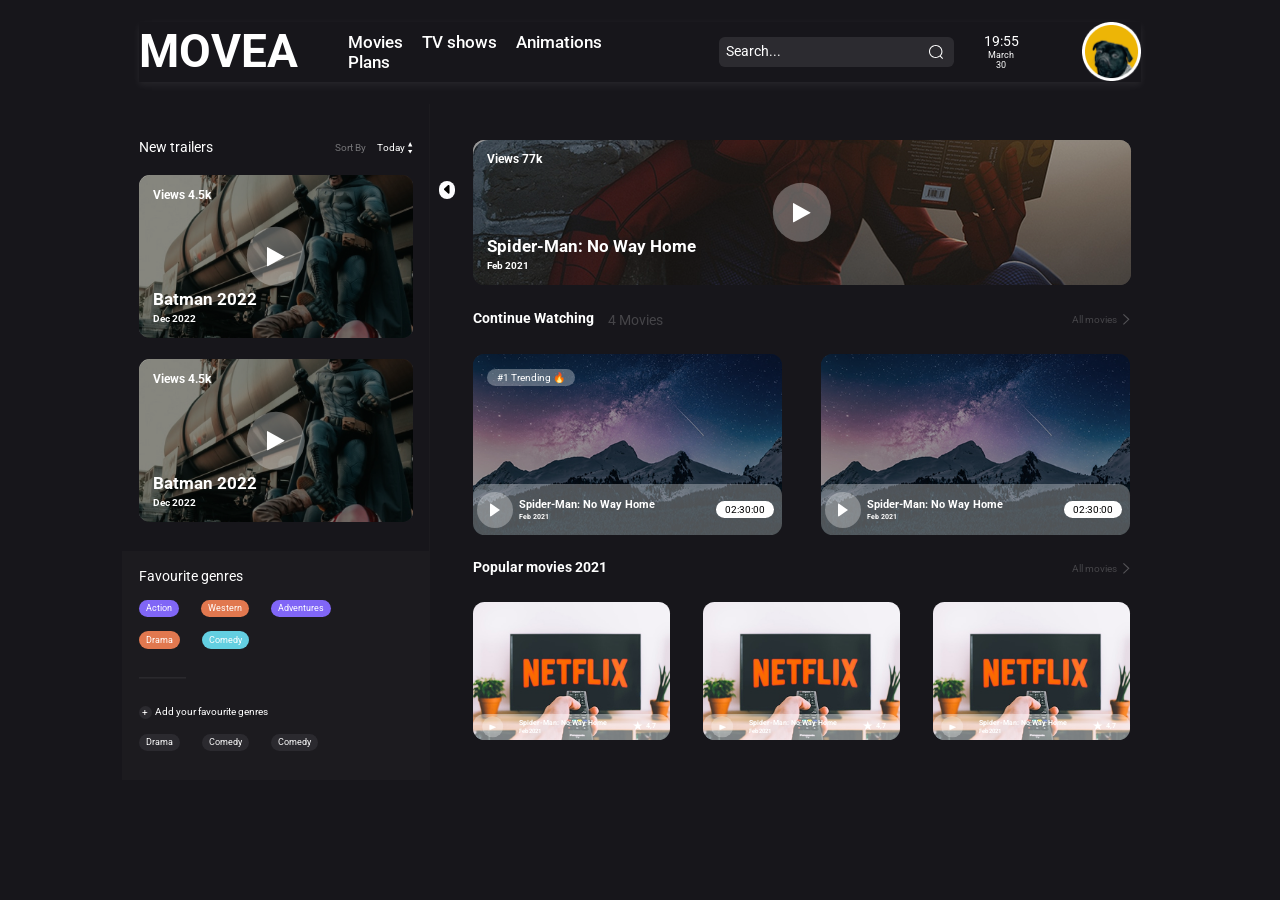
<file: index.html>
<!DOCTYPE html>
<html lang="ru">
<head>
    <meta charset="UTF-8">
    <meta name="viewport" content="width=device-width, initial-scale=1.0">
    <link rel="preconnect" href="https://fonts.googleapis.com">
    <link rel="preconnect" href="https://fonts.gstatic.com" crossorigin>
    <link href="https://fonts.googleapis.com/css2?family=Roboto:ital,wght@0,100..900;1,100..900&display=swap" rel="stylesheet">
    <link rel="stylesheet" href="css/normalize.css">
    <link rel="stylesheet" href="css/style.css">
    <title>Document</title>
</head>
<body>
    
    <div class="grid-init grid">
        <header class="header">
            <div class="header__wrap">
                <a href="#" class="header__logo">MOVEA</a>

                <nav class="header__nav">
                    <a href="#">Movies</a>
                    <a href="#">TV shows</a>
                    <a href="#">Animations</a>
                    <a href="#">Plans</a>
                </nav>

                <div class="header__find">
                    <input type="text" placeholder="Search...">
                </div>

                <div class="header__date">
                    <div class="header__hour">19:55</div>
                    <div class="header__days">March 30</div>
                </div>

                <div class="header__personal">
                    <img src="img/avatar.png" alt="">
                </div>
            </div>
        </header>

        <aside class="aside box-init">
            <div class="aside__wrap">
                <div class="aside__top">
                    <div class="aside__title">
                        <div class="aside__header">New trailers</div>

                        <div class="aside__sort">
                            <div class="aside__sort-text">Sort By</div>

                            <div class="aside__sort-select">
                                <span>Today</span>

                                <div class="aside__sort-img">
                                    <img src="img/sort1.svg" alt="" type="button">
                                    <img src="img/sort2.svg" alt="" type="button">
                                </div>
                            </div>
                        </div>
                    </div>

                    <div class="aside__item">
                        <div class="aside__views">Views 4.5k</div>

                        <div class="aside__footer">
                            <div class="aside__item-name">Batman 2022</div>
                            <div class="aside__item-date">Dec 2022</div>
                        </div>

                        <div class="button-play__wrap">
                            <div class="button-play"></div>
                        </div>
                    </div>

                    <div class="aside__item">
                        <div class="aside__views">Views 4.5k</div>

                        <div class="aside__footer">
                            <div class="aside__item-name">Batman 2022</div>
                            <div class="aside__item-date">Dec 2022</div>
                        </div>

                        <div class="button-play__wrap">
                            <div class="button-play"></div>
                        </div>
                    </div>
                </div>

                <div class="aside__bottom">
                    <div class="aside__favourite">
                        <div class="aside__favourite-text">Favourite genres</div>

                        <div class="aside__genre-items">
                            <div class="aside__genre perple">Action</div>
                            <div class="aside__genre orange">Western</div>
                            <div class="aside__genre perple">Adventures</div>
                            <div class="aside__genre orange">Drama</div>
                            <div class="aside__genre green">Comedy</div>
                        </div>
                    </div>

                    <div class="aside__footer-bottom">
                        <div class="aside__add">
                            <div class="aside__add-round">+</div>

                            <span>Add your favourite genres</span>
                        </div>

                        <div class="aside__genre-items">
                            <div class="aside__genre grey">Drama</div>
                            <div class="aside__genre grey">Comedy</div>
                            <div class="aside__genre grey">Comedy</div>
                        </div>
                    </div>
                </div>
            </div>
        </aside>

        <main class="main">
            <section class="main-display">
                <div class="main-display__trailer">
                    <div class="main-display__views">Views 77k</div>
                    <div class="main-display__name">
                        <h1 class="main-display__header">Spider-Man: No Way Home</h1>
                        <div class="main-display__date">Feb 2021</div>
                    </div>

                    <div class="button-play__wrap">
                        <div class="button-play" type="button"></div>
                    </div>
                </div>

                <div class="main-display__trending">
                    <div class="title">
                        <div class="title__left">
                            <h2 class="title__main">Continue Watching</h2>
                            <div class="title__count">4 Movies</div>
                        </div>

                        <div class="title__right">
                            <span>All movies</span>
                            <img src="img/title.svg" alt="">
                        </div>
                    </div>

                    <div class="trending">
                        <div class="trending__item">
                            <div class="trending__plash">
                                <span>#1 Trending 🔥</span>
                                <!-- <img src="#" alt=""> -->
                            </div>

                            <div class="trending__footer">
                                <div class="trending__footer-left">
                                    <div class="button-play__wrap small">
                                        <div class="button-play" type="button"></div>
                                    </div>

                                    <div class="trending__title">
                                        <h3 class="trending__header">Spider-Man: No Way Home</h3>
                                        <div class="trending__date">Feb 2021</div>
                                    </div>
                                </div>

                                <div class="trending__time">02:30:00</div>
                            </div>
                        </div>

                        <div class="trending__item">
                            <div class="trending__footer">
                                <div class="trending__footer-left">
                                    <div class="button-play__wrap small">
                                        <div class="button-play" type="button"></div>
                                    </div>

                                    <div class="trending__title">
                                        <h3 class="trending__header">Spider-Man: No Way Home</h3>
                                        <div class="trending__date">Feb 2021</div>
                                    </div>
                                </div>

                                <div class="trending__time">02:30:00</div>
                            </div>
                        </div>
                    </div>
                </div>

                <div class="main-display__trending">
                    <div class="title">
                        <div class="title__left">
                            <h2 class="title__main">Popular movies 2021</h2>
                        </div>

                        <div class="title__right">
                            <span>All movies</span>
                            <img src="img/title.svg" alt="">
                        </div>
                    </div>

                    <div class="popular">
                        <div class="popular__item">
                            <div class="popular__footer">
                                <div class="popular__footer-left">
                                    <div class="button-play__wrap small-pluss">
                                        <div class="button-play" type="button"></div>
                                    </div>

                                    <div class="popular__title">
                                        <h3 class="popular__header">Spider-Man: No Way Home</h3>
                                        <div class="popular__date">Feb 2021</div>
                                    </div>
                                </div>

                                <div class="popular__rating">
                                    <div class="popular__img">
                                        <img src="img/Star.svg" alt="">
                                    </div>
                                    <span>4,7</span>
                                </div>
                            </div>
                        </div>

                        <div class="popular__item">
                            <div class="popular__footer">
                                <div class="popular__footer-left">
                                    <div class="button-play__wrap small-pluss">
                                        <div class="button-play" type="button"></div>
                                    </div>

                                    <div class="popular__title">
                                        <h3 class="popular__header">Spider-Man: No Way Home</h3>
                                        <div class="popular__date">Feb 2021</div>
                                    </div>
                                </div>

                                <div class="popular__rating">
                                    <div class="popular__img">
                                        <img src="img/Star.svg" alt="">
                                    </div>
                                    <span>4,7</span>
                                </div>
                            </div>
                        </div>

                        <div class="popular__item">
                            <div class="popular__footer">
                                <div class="popular__footer-left">
                                    <div class="button-play__wrap small-pluss">
                                        <div class="button-play" type="button"></div>
                                    </div>

                                    <div class="popular__title">
                                        <h3 class="popular__header">Spider-Man: No Way Home</h3>
                                        <div class="popular__date">Feb 2021</div>
                                    </div>
                                </div>

                                <div class="popular__rating">
                                    <div class="popular__img">
                                        <img src="img/Star.svg" alt="">
                                    </div>
                                    <span>4,7</span>
                                </div>
                            </div>
                        </div>
                    </div>
                </div>


            </section>
        </main>
    </div>

    <div class="modal close">
        <div class="modal__inner">
            <iframe width="560" height="315" 
            src="https://www.youtube.com/embed/JfVOs4VSpmA?si=ejhk_nZUek1ToTw_" 
            title="YouTube video player" frameborder="0" 
            allow="accelerometer; autoplay; clipboard-write; encrypted-media; gyroscope; picture-in-picture; web-share" 
            referrerpolicy="strict-origin-when-cross-origin" allowfullscreen>
            </iframe>
        </div>
    </div>

    <script src="js/main.js"></script>
</body>
</html>
</file>
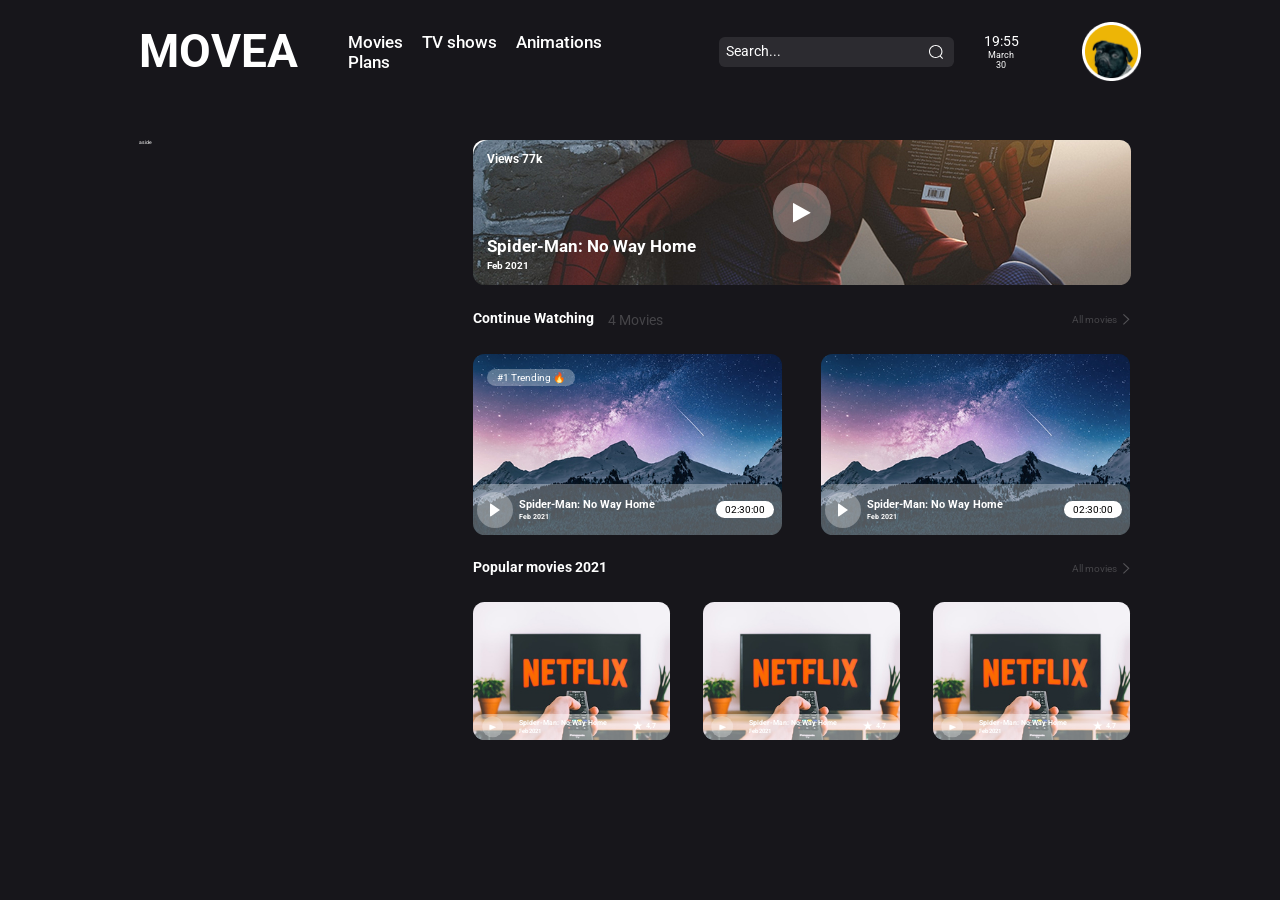
<file: css/index.html>
<!DOCTYPE html>
<html lang="ru">
<head>
    <meta charset="UTF-8">
    <meta name="viewport" content="width=device-width, initial-scale=1.0">
    <link rel="preconnect" href="https://fonts.googleapis.com">
    <link rel="preconnect" href="https://fonts.gstatic.com" crossorigin>
    <link href="https://fonts.googleapis.com/css2?family=Roboto:ital,wght@0,100..900;1,100..900&display=swap" rel="stylesheet">
    <link rel="stylesheet" href="css/normalize.css">
    <link rel="stylesheet" href="css/style.css">
    <title>Document</title>
</head>
<body>
    
    <div class="grid-init grid">
        <header class="header">
            <div class="header__wrap">
                <a href="#" class="header__logo">MOVEA</a>

                <nav class="header__nav">
                    <a href="#">Movies</a>
                    <a href="#">TV shows</a>
                    <a href="#">Animations</a>
                    <a href="#">Plans</a>
                </nav>

                <div class="header__find">
                    <input type="text" placeholder="Search...">
                </div>

                <div class="header__date">
                    <div class="header__hour">19:55</div>
                    <div class="header__days">March 30</div>
                </div>

                <div class="header__personal">
                    <img src="img/avatar.png" alt="">
                </div>
            </div>
        </header>

        <aside class="aside box-init">
            aside
        </aside>

        <main class="main">
            <section class="main-display">
                <div class="main-display__trailer">
                    <div class="main-display__views">Views 77k</div>
                    <div class="main-display__name">
                        <h1 class="main-display__header">Spider-Man: No Way Home</h1>
                        <div class="main-display__date">Feb 2021</div>
                    </div>

                    <div class="button-play__wrap">
                        <div class="button-play" type="button"></div>
                    </div>
                </div>

                <div class="main-display__trending">
                    <div class="title">
                        <div class="title__left">
                            <h2 class="title__main">Continue Watching</h2>
                            <div class="title__count">4 Movies</div>
                        </div>

                        <div class="title__right">
                            <span>All movies</span>
                            <img src="img/title.svg" alt="">
                        </div>
                    </div>

                    <div class="trending">
                        <div class="trending__item">
                            <div class="trending__plash">
                                <span>#1 Trending 🔥</span>
                                <!-- <img src="#" alt=""> -->
                            </div>

                            <div class="trending__footer">
                                <div class="trending__footer-left">
                                    <div class="button-play__wrap small">
                                        <div class="button-play" type="button"></div>
                                    </div>

                                    <div class="trending__title">
                                        <h3 class="trending__header">Spider-Man: No Way Home</h3>
                                        <div class="trending__date">Feb 2021</div>
                                    </div>
                                </div>

                                <div class="trending__time">02:30:00</div>
                            </div>
                        </div>

                        <div class="trending__item">
                            <div class="trending__footer">
                                <div class="trending__footer-left">
                                    <div class="button-play__wrap small">
                                        <div class="button-play" type="button"></div>
                                    </div>

                                    <div class="trending__title">
                                        <h3 class="trending__header">Spider-Man: No Way Home</h3>
                                        <div class="trending__date">Feb 2021</div>
                                    </div>
                                </div>

                                <div class="trending__time">02:30:00</div>
                            </div>
                        </div>
                    </div>
                </div>

                <div class="main-display__trending">
                    <div class="title">
                        <div class="title__left">
                            <h2 class="title__main">Popular movies 2021</h2>
                        </div>

                        <div class="title__right">
                            <span>All movies</span>
                            <img src="img/title.svg" alt="">
                        </div>
                    </div>

                    <div class="popular">
                        <div class="popular__item">
                            <div class="popular__footer">
                                <div class="popular__footer-left">
                                    <div class="button-play__wrap small-pluss">
                                        <div class="button-play" type="button"></div>
                                    </div>

                                    <div class="popular__title">
                                        <h3 class="popular__header">Spider-Man: No Way Home</h3>
                                        <div class="popular__date">Feb 2021</div>
                                    </div>
                                </div>

                                <div class="popular__rating">
                                    <div class="popular__img">
                                        <img src="img/Star.svg" alt="">
                                    </div>
                                    <span>4,7</span>
                                </div>
                            </div>
                        </div>

                        <div class="popular__item">
                            <div class="popular__footer">
                                <div class="popular__footer-left">
                                    <div class="button-play__wrap small-pluss">
                                        <div class="button-play" type="button"></div>
                                    </div>

                                    <div class="popular__title">
                                        <h3 class="popular__header">Spider-Man: No Way Home</h3>
                                        <div class="popular__date">Feb 2021</div>
                                    </div>
                                </div>

                                <div class="popular__rating">
                                    <div class="popular__img">
                                        <img src="img/Star.svg" alt="">
                                    </div>
                                    <span>4,7</span>
                                </div>
                            </div>
                        </div>

                        <div class="popular__item">
                            <div class="popular__footer">
                                <div class="popular__footer-left">
                                    <div class="button-play__wrap small-pluss">
                                        <div class="button-play" type="button"></div>
                                    </div>

                                    <div class="popular__title">
                                        <h3 class="popular__header">Spider-Man: No Way Home</h3>
                                        <div class="popular__date">Feb 2021</div>
                                    </div>
                                </div>

                                <div class="popular__rating">
                                    <div class="popular__img">
                                        <img src="img/Star.svg" alt="">
                                    </div>
                                    <span>4,7</span>
                                </div>
                            </div>
                        </div>
                    </div>
                </div>


            </section>
        </main>
    </div>

</body>
</html>
</file>
<file: css/style.css>
*,
*::before,
*::after {
    box-sizing: border-box;
}

html,
body {
    font-size: 62.5%;
    font-family: 'Roboto', sans-serif;
    font-weight: normal;
    background: #17161B;
    color: #fff;
}

img {
    width: 100%;
    height: 100%;
    object-fit: contain;
    flex-shrink: 0;
}

ul {
    padding-left: 0;
}

ul>li {
    list-style: none;
}

a {
    text-decoration: none;
    color: inherit;
}

h1,
h2,
h3,
h4,
h5,
h6 {
    padding: 0;
    margin: 0;
}

button,
input {
    outline: none;
    border: none;
    cursor: pointer;
}

.header {
    grid-area: my-header;
}

.main {
    grid-area: my-main;
}

.aside {
    grid-area: my-aside;
}

.grid {
    display: grid;
    grid-template-areas: 
    "my-header my-header my-header"
    "my-aside my-main my-main"
    "my-aside my-main my-main";
    grid-template-columns: repeat(auto-fit, minmax(12rem, 1fr));
    gap: 3rem 0;
}

.grid-init{
    max-width: 144rem;
    margin: auto;
    padding: 3rem 2.4rem 4rem;
}

.header__wrap {
    display: flex;
    align-items: center;
}

.header__logo {
    font-size: 6.4rem;
    font-weight: 700;
    line-height: 117%;
    margin-right: 7rem;
}

.header__nav {
    margin-right: 8.2rem;
}

.header__nav a {
    font-size: 2.4rem;
    font-weight: 500;
    line-height: 117%;
}

.header__nav a:not(:last-child) {
    margin-right: 2.5rem;
}

.header__find {
    width: 33rem;
    height: 4.1rem;
    border-radius: .8rem;
    margin-right: 3.9rem;
}

.header__find input {
    width: 100%;
    height: 100%;
    background: #2C2B30  url('/img/search.svg');
    background-size: 2rem;
    background-repeat: no-repeat;
    background-position: top 50% right 1.5rem;
    border-radius: .8rem;
    padding-left: 1rem;
    padding-right: 4rem;
    font-size: 2rem;
    line-height: 115%;
    color: #fff;
}

.header__find input::placeholder {
    font-size: 2rem;
    color: #fff;
}

.header__date {
    text-align: center;
    margin-right: 8.6rem;
}

.header__hour {
    font-size: 2rem;
    line-height: 115%;
}

.header__days {
    font-size: 1.2rem;
    line-height: 117%;
}

.header {
    box-shadow: 0 .4rem 1rem rgba(255, 255, 255, 0.07);
}

.geader__personal {
    width: 6rem;
    height: 6rem;
    border-radius: 50%;
}

.main-display {
    padding-top: 5rem;
}

.main-display__trailer {
    position: relative;
    display: flex;
    flex-direction: column;
    justify-content: space-between;
    width: 98.5%;
    height: 20.2rem;
    border-radius: 1.6rem;
    background-repeat: no-repeat;
    background-size: cover;
    background-position: center;
    background:url(/img/spider.jpg);
    padding: 1.9rem 0 1.9rem 1.9rem;
}

.main-display__trailer:after, .trending__item:after, .aside__item:after {
    content: '';
    position: absolute;
    display: block;
    inset: 0;
    border-radius: 1.6rem;
    background-color: rgba(0, 0, 0, .4);
    z-index: 0;
}

.main-display__name {
    z-index: 10;
}

.main-display__views {
    font-weight: 700;
    font-size: 1.6rem;
    line-height: 119%;
    z-index: 10;
}

.main-display__header {
    font-weight: 700;
    font-size: 2.4rem;
    line-height: 150%;
}

.main-display__date {
    font-weight: 700;
    font-size: 1.4rem;
    line-height: 114%;
}

.button-play__wrap {
    display: flex;
    justify-content: center;
    align-items: center;
    position: absolute;
    top: 50%;
    left: 50%;
    transform: translate(-50%, -50%);
    background: rgba(255, 255, 255, 0.3);
    width: 8.1rem;
    height: 8.1rem;
    border-radius: 50%;
    cursor: pointer;
    z-index: 10;
}

.button-play {
    width: 0;
    height: 0;
    border-top: 1.5rem solid transparent;
    border-left: 2.5rem solid #fff;
    border-bottom: 1.5rem solid transparent;
    border-radius: .2rem;
}

.title {
    display: flex;
    justify-content: space-between;
    align-items: center;
    padding-top: 3.5rem;
    padding-bottom: 3.5rem;
    padding-right: 1rem;
}

.title__left,.title__right {
    display: flex;
    align-items: center;
}

.title__main {
    font-size: 2rem;
    line-height: 115%;
}

.title__count {
    font-size: 2rem;
    line-height: 115%;
    margin-left: 2rem;
    color: rgba(255, 255, 255, 0.2);
    padding-top: .3rem;
}

.title__right span {
    font-size: 1.4rem;
    line-height: 114%;
    color: rgba(255, 255, 255, 0.2);
}

.title__right img {
    width: 2rem;
    height: 1.6rem;
    margin-left: .4rem;
}

.trending, .popular {
    display: flex;
    justify-content: space-between;
    padding-right: 1.6rem;
}

.trending__item {
    position: relative;
    display: flex;
    align-items: flex-end;
    width: 47%;
    height: 25.1rem;
    border-radius: 1.6rem;
    background: url(/img/noway.jpg);
    background-repeat: no-repeat;
    background-size: cover;
    background-position: center;
}

.trending__footer, .popular__footer {
    position: relative;
    width: 100%;
    display: flex;
    justify-content: space-between;
    align-items: center;
    padding: 1.8rem 1rem 1.8rem 6.4rem;
    border-radius: 1.6rem;
    background: rgba(255, 255, 255, 0.3);
    z-index: 10;
}

.popular__footer {
    background: rgba(255, 255, 255, 0.4);
    padding: .8rem 1.9rem .8rem 6.4rem;
}

.trending__header {
    font-weight: 700;
    font-size: 1.5rem;
    line-height: 150%;
}

.trending__date {
    font-weight: 700;
    font-size: 1rem;
    line-height: 120%;
}

.trending__time {
    padding: .4rem 1.3rem;
    background: #fff;
    border-radius: 1.6rem;
    font-size: 1.4rem;
    line-height: 114%;
    color: #000;
}

.trending__plash {
    position: absolute;
    top: 2rem;
    left: 2rem;
    font-size: 1.4rem;
    line-height: 114%;
    background: rgba(255, 255, 255, 0.3);
    border-radius: 1.6rem;
    padding: .4rem 1.3rem;
    z-index: 10;
}

.small {
    width: 5rem;
    height: 5rem;
    left: 7%;
}

.small-pluss {
    width: 3rem;
    height: 3rem;
    left: 10%;
}

.button-play__wrap.small .button-play {
    width: 0;
    height: 0;
    border-top: 1rem solid transparent;
    border-left: 1.5rem solid #fff;
    border-bottom: 1rem solid transparent;
    border-radius: .2rem;
}

.button-play__wrap.small-pluss .button-play {
    width: 0;
    height: 0;
    border-top: .5rem solid transparent;
    border-left: 1rem solid #fff;
    border-bottom: .5rem solid transparent;
    border-radius: .2rem;
}

.popular__item {
    display: flex;
    align-items: flex-end;
    width: 30%;
    height: 19.2rem;
    border-radius: 1.6rem;
    background: url(/img/popular.jpg);
    background-repeat: no-repeat;
    background-size: cover;
    background-position: center;
}

.popular__header {
    font-weight: 700;
    font-size: 1rem;
    line-height: 120%;
}

.popular__date {
    font-weight: 700;
    font-size: .8rem;
    line-height: 113%;
}

.popular__rating {
    display: flex;
    align-items: center;
}

.popular__rating span {
    font-weight: 700;
    font-size: 1rem;
    line-height: 120%;
    margin-left: .4rem;
}

.aside {
    padding-right: 5.9rem;
    position: relative;
}

.aside:after {
    content: url(/img/aside.svg);
    display: flex;
    justify-content: center;
    align-items: center;
    width: 2.2rem;
    height: 2.6rem;
    background: #FCFCFE;
    border-radius: 2rem;
    position: absolute;
    top: 10.7rem;
    right: 2.5rem;
    cursor: pointer;
}

.aside__wrap {
    background: rgba(255, 255, 255, 0.02);
    margin-left: -2.4rem;
}

.aside__top {
    padding: 5rem 2.3rem 4rem 2.4rem;
    background: #17161B;
    border-right: .1rem solid #1C1B1F;
}

.aside__title {
    display: flex;
    align-items: center;
    justify-content: space-between;
    margin-bottom: 2.6rem;
}

.aside__sort {
    display: flex;
}

.aside__sort-img {
    display: flex;
    flex-direction: column;
    margin-left: .4rem;
}

.aside__sort-img img {
    width: 0.7rem;
    height: 0.7rem;
    cursor: pointer;
}

.aside__sort-img img:nth-child(1) {
    margin-bottom: .3rem;
}

.aside__header {
    font-size: 2rem;
    line-height: 115%; 
}

.aside__sort-text {
    margin-right: 1.5rem;
    font-size: 1.4rem;
    line-height: 114%;
    color: rgba(255, 255, 255, 0.4);
}

.aside__sort-select {
    display: flex;
    align-items: center;

}

.aside__sort-select span {
    font-size: 1.4rem;
    line-height: 114%;
}

.aside__item {
    position: relative;
    display: flex;
    flex-direction: column;
    justify-content: space-between;
    height: 22.6rem;
    border-radius: 1.5rem;
    padding: 1.9rem 0 1.9rem 1.9rem;
    background: url(/img/sort.jpg);
    background-repeat: no-repeat;
    background-size: cover;
    background-position: center;
}

.aside__item:nth-child(3) {
    margin-top: 3rem;
}

.aside__views {
    position: relative;
    font-weight: 700;
    font-size: 1.6rem;
    line-height: 119%;
    z-index: 10;
}

.aside__footer{
    position: relative;
    z-index: 10;
}


.aside__footer-bottom {
    position: relative;
    z-index: 10;
}

.aside__footer-bottom:before {
    content: '';
    display: block;
    width: 6.5rem;
    height: .1rem;
    background-color: rgba(255, 255, 255, 0.1);
    position: absolute;
    top: -50%;
    left: 0;
    transform: translate(0, 50%);
}

.aside__item-name{
    margin-bottom: .5rem;
    font-weight: 700;
    font-size: 2.4rem;
    line-height: 117%;
}

.aside__item-date {
    font-weight: 700;
    font-size: 1.4rem;
    line-height: 114%;
}

.aside__bottom {
    padding: 2.5rem 0 2rem 2.4rem;
}

.aside__favourite-text {
    margin-bottom: 2rem;
    font-size: 2rem;
    line-height: 115%;
}

.aside__genre-items {
    display: flex;
    flex-wrap: wrap;
    align-content: space-between;
    padding-right: 5rem;
}

.aside__genre {
    margin-bottom: 2rem; 
    margin-right: 3rem;
    padding: .5rem 1rem;
    border-radius: 3rem;
    font-size: 1.2rem;
    line-height: 117%;
}

.perple {
    background: #8066F6;
}

.orange {
    background: #E1784F;
}

.green {
    background: #63CFE1;
}

.grey {
    background: #2B2A2F;
}

.aside__favourite {
    margin-bottom: 6rem;
}

.aside__add {
    display: flex;
    margin-bottom: 2rem;
    font-size: 1.4rem;
    line-height: 114%;
    cursor: pointer;
}

.aside__add-round {
    width: 1.8rem;
    height: 1.8rem;
    border-radius: 50%;
    display: flex;
    align-items: center;
    justify-content: center;
    background: #2B2A2F;
    margin-right: .5rem;
}

.modal {
    position: fixed;
    top: 0;
    left: 0;
    width: 100%;
    height: 100%;
    display: flex;
    align-items: center;
    justify-content: center;
    overflow-x: hidden;
    overflow-y: auto;
    background-color: rgba(0, 0, 0, 0.5);
    padding: 3rem 0;
    z-index: 1000;
    display: none;
}
/* 
.modal__inner {
    width: 100rem;
    height: 60rem;
} */

.active {
    display: flex;
}

/* Сетка */
@media (max-width: 108em) {
    html {
        font-size: 9px;
    }
}

@media (max-width: 105em) {
    html {
        font-size: 8.75px;
    }
}

@media (max-width: 91.5em) {
    html {
        font-size: 7.9px;
    }
}

@media (max-width: 91em) {
    html {
        font-size: 8.4px;
    }
}

@media (max-width: 90em) {
    html {
        font-size: 7.9px;
    }
}

@media (max-width: 80em) {
    html {
        font-size: 7.2px;
    }
}

@media (max-width: 72em) {
    html {
        font-size: 6.5px;
    }
}

@media (max-width: 64em) {
    html {
        font-size: 5.5px;
    }
}

@media (max-width: 48em) {
    html {
        font-size: 10px;
    }
}

@media (max-width: 44em) {
    html {
        font-size: 9px;
    }
}

@media (max-width: 38em) {
    html {
        font-size: 8px;
    }
}

@media (max-width: 34em) {
    html {
        font-size: 7px;
    }
}

@media (max-width: 30em) {
    html {
        font-size: 6px;
    }
}

@media (max-width: 26em) {
    html {
        font-size: 4.5px;
    }
}


@media (max-width: 21em) {
    html {
        font-size: 4.4px;
    }
}

/* сетка */
</file>
<file: css/css/style.css>
*,
*::before,
*::after {
    box-sizing: border-box;
}

html,
body {
    font-size: 62.5%;
    font-family: 'Roboto', sans-serif;
    font-weight: normal;
    background: #17161B;
    color: #fff;
}

img {
    width: 100%;
    height: 100%;
    object-fit: contain;
    flex-shrink: 0;
}

ul {
    padding-left: 0;
}

ul>li {
    list-style: none;
}

a {
    text-decoration: none;
    color: inherit;
}

h1,
h2,
h3,
h4,
h5,
h6 {
    padding: 0;
    margin: 0;
}

button,
input {
    outline: none;
    border: none;
    cursor: pointer;
}

.header {
    grid-area: my-header;
}

.main {
    grid-area: my-main;
}

.aside {
    grid-area: my-aside;
}

.grid {
    display: grid;
    grid-template-areas: 
    "my-header my-header my-header"
    "my-aside my-main my-main"
    "my-aside my-main my-main";
    grid-template-columns: repeat(auto-fit, minmax(12rem, 1fr));
    gap: 8rem 0;
}

.grid-init{
    max-width: 144rem;
    margin: auto;
    padding: 3rem 2.4rem 4rem;
}

.header__wrap {
    display: flex;
    align-items: center;
}

.header__logo {
    font-size: 6.4rem;
    font-weight: 700;
    line-height: 117%;
    margin-right: 7rem;
}

.header__nav {
    margin-right: 8.2rem;
}

.header__nav a {
    font-size: 2.4rem;
    font-weight: 500;
    line-height: 117%;
}

.header__nav a:not(:last-child) {
    margin-right: 2.5rem;
}

.header__find {
    width: 33rem;
    height: 4.1rem;
    border-radius: .8rem;
    margin-right: 3.9rem;
}

.header__find input {
    width: 100%;
    height: 100%;
    background: #2C2B30  url('/img/search.svg');
    background-size: 2rem;
    background-repeat: no-repeat;
    background-position: top 50% right 1.5rem;
    border-radius: .8rem;
    padding-left: 1rem;
    padding-right: 4rem;
    font-size: 2rem;
    line-height: 115%;
    color: #fff;
}

.header__find input::placeholder {
    font-size: 2rem;
    color: #fff;
}

.header__date {
    text-align: center;
    margin-right: 8.6rem;
}

.header__hour {
    font-size: 2rem;
    line-height: 115%;
}

.header__days {
    font-size: 1.2rem;
    line-height: 117%;
}

.geader__personal {
    width: 6rem;
    height: 6rem;
    border-radius: 50%;
}

.main-display__trailer {
    position: relative;
    display: flex;
    flex-direction: column;
    justify-content: space-between;
    width: 98.5%;
    height: 20.2rem;
    border-radius: 1.6rem;
    background-repeat: no-repeat;
    background-size: cover;
    background-position: center;
    background:url(/img/spider.jpg);
    padding: 1.9rem 0 1.9rem 1.9rem;
}

.main-display__views {
    font-weight: 700;
    font-size: 1.6rem;
    line-height: 119%;
}

.main-display__header {
    font-weight: 700;
    font-size: 2.4rem;
    line-height: 150%;

}

.main-display__date {
    font-weight: 700;
    font-size: 1.4rem;
    line-height: 114%;
}

.button-play__wrap {
    display: flex;
    justify-content: center;
    align-items: center;
    position: absolute;
    top: 50%;
    left: 50%;
    transform: translate(-50%, -50%);
    background: rgba(255, 255, 255, 0.3);
    width: 8.1rem;
    height: 8.1rem;
    border-radius: 50%;
    cursor: pointer;
}

.button-play {
    width: 0;
    height: 0;
    border-top: 1.5rem solid transparent;
    border-left: 2.5rem solid #fff;
    border-bottom: 1.5rem solid transparent;
    border-radius: .2rem;
}

.title {
    display: flex;
    justify-content: space-between;
    align-items: center;
    padding-top: 3.5rem;
    padding-bottom: 3.5rem;
    padding-right: 1rem;
}

.title__left,.title__right {
    display: flex;
    align-items: center;
}

.title__main {
    font-size: 2rem;
    line-height: 115%;
}

.title__count {
    font-size: 2rem;
    line-height: 115%;
    margin-left: 2rem;
    color: rgba(255, 255, 255, 0.2);
    padding-top: .3rem;
}

.title__right span {
    font-size: 1.4rem;
    line-height: 114%;
    color: rgba(255, 255, 255, 0.2);
}

.title__right img {
    width: 2rem;
    height: 1.6rem;
    margin-left: .4rem;
}

.trending, .popular {
    display: flex;
    justify-content: space-between;
    padding-right: 1.6rem;
}

.trending__item {
    position: relative;
    display: flex;
    align-items: flex-end;
    width: 47%;
    height: 25.1rem;
    border-radius: 1.6rem;
    background: url(/img/noway.jpg);
    background-repeat: no-repeat;
    background-size: cover;
    background-position: center;
}

.trending__footer, .popular__footer {
    position: relative;
    width: 100%;
    display: flex;
    justify-content: space-between;
    align-items: center;
    padding: 1.8rem 1rem 1.8rem 6.4rem;
    border-radius: 1.6rem;
    background: rgba(255, 255, 255, 0.3);
}

.popular__footer {
    background: rgba(255, 255, 255, 0.4);
    padding: .8rem 1.9rem .8rem 6.4rem;
}

.trending__header {
    font-weight: 700;
    font-size: 1.5rem;
    line-height: 150%;
}

.trending__date {
    font-weight: 700;
    font-size: 1rem;
    line-height: 120%;
}

.trending__time {
    padding: .4rem 1.3rem;
    background: #fff;
    border-radius: 1.6rem;
    font-size: 1.4rem;
    line-height: 114%;
    color: #000;
}

.trending__plash {
    position: absolute;
    top: 2rem;
    left: 2rem;
    font-size: 1.4rem;
    line-height: 114%;
    background: rgba(255, 255, 255, 0.3);
    border-radius: 1.6rem;
    padding: .4rem 1.3rem;
}

.small {
    width: 5rem;
    height: 5rem;
    left: 7%;
}

.small-pluss {
    width: 3rem;
    height: 3rem;
    left: 10%;
}

.button-play__wrap.small .button-play {
    width: 0;
    height: 0;
    border-top: 1rem solid transparent;
    border-left: 1.5rem solid #fff;
    border-bottom: 1rem solid transparent;
    border-radius: .2rem;
}

.button-play__wrap.small-pluss .button-play {
    width: 0;
    height: 0;
    border-top: .5rem solid transparent;
    border-left: 1rem solid #fff;
    border-bottom: .5rem solid transparent;
    border-radius: .2rem;
}

.popular__item {
    display: flex;
    align-items: flex-end;
    width: 30%;
    height: 19.2rem;
    border-radius: 1.6rem;
    background: url(/img/popular.jpg);
    background-repeat: no-repeat;
    background-size: cover;
    background-position: center;
}

.popular__header {
    font-weight: 700;
    font-size: 1rem;
    line-height: 120%;
}

.popular__date {
    font-weight: 700;
    font-size: .8rem;
    line-height: 113%;
}

.popular__rating {
    display: flex;
    align-items: center;
}

.popular__rating span {
    font-weight: 700;
    font-size: 1rem;
    line-height: 120%;
    margin-left: .4rem;
}

/* Сетка */
@media (max-width: 108em) {
    html {
        font-size: 9px;
    }
}

@media (max-width: 105em) {
    html {
        font-size: 8.75px;
    }
}

@media (max-width: 91.5em) {
    html {
        font-size: 7.9px;
    }
}

@media (max-width: 91em) {
    html {
        font-size: 8.4px;
    }
}

@media (max-width: 90em) {
    html {
        font-size: 7.9px;
    }
}

@media (max-width: 80em) {
    html {
        font-size: 7.2px;
    }
}

@media (max-width: 72em) {
    html {
        font-size: 6.5px;
    }
}

@media (max-width: 64em) {
    html {
        font-size: 5.5px;
    }
}

@media (max-width: 48em) {
    html {
        font-size: 10px;
    }
}

@media (max-width: 44em) {
    html {
        font-size: 9px;
    }
}

@media (max-width: 38em) {
    html {
        font-size: 8px;
    }
}

@media (max-width: 34em) {
    html {
        font-size: 7px;
    }
}

@media (max-width: 30em) {
    html {
        font-size: 6px;
    }
}

@media (max-width: 26em) {
    html {
        font-size: 4.5px;
    }
}


@media (max-width: 21em) {
    html {
        font-size: 4.4px;
    }
}

/* сетка */
</file>
